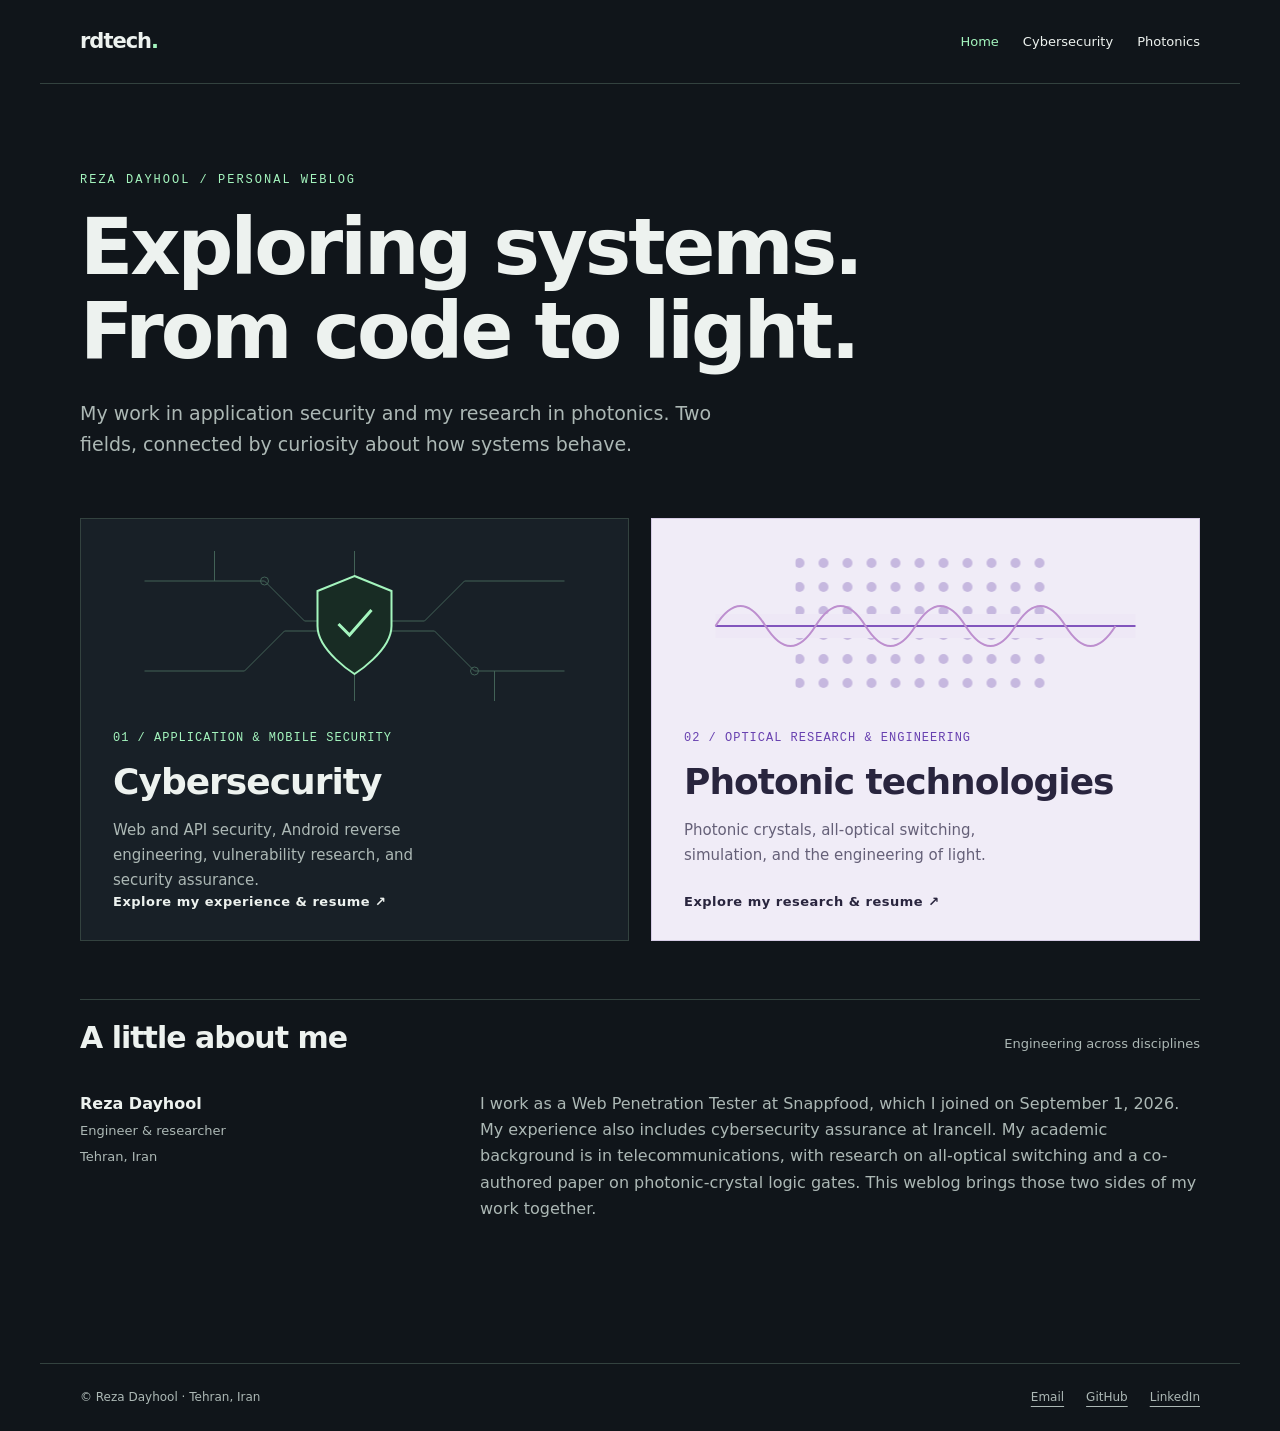
<file: index.html>
<!doctype html><html lang="en"><head><meta charset="utf-8"><meta name="viewport" content="width=device-width, initial-scale=1"><title>Reza Dayhool | RDTECH</title><meta name="description" content="Application security and photonics: the personal weblog and resumes of Reza Dayhool."><meta name="color-scheme" content="dark"><link rel="icon" href="assets/favicon.svg" type="image/svg+xml"><link rel="stylesheet" href="assets/style.css"><link rel="stylesheet" href="assets/print.css"><script src="assets/site.js" defer></script></head><body class=""><a class="skip" href="#main">Skip to content</a><header><a class="brand" href="index.html">rdtech<span>.</span></a><nav aria-label="Main navigation"><a href="index.html" aria-current="page">Home</a><a href="cybersecurity.html">Cybersecurity</a><a href="photonics.html">Photonics</a></nav></header><main id="main"><section class="intro"><div class="eyebrow">Reza Dayhool / Personal weblog</div><h1>Exploring systems.<br>From code to light.</h1><p class="lead">My work in application security and my research in photonics. Two fields, connected by curiosity about how systems behave.</p></section><section class="split" aria-label="Explore my work"><a class="portal" href="cybersecurity.html"><svg class="visual" viewBox="0 0 420 150" fill="none" aria-hidden="true"><g stroke="#426257" stroke-width="1"><path d="M0 30H120L160 70H280L320 30H420M0 120H100L140 80H290L330 120H420M70 0V30M350 150V120M210 0V40M210 110V150"/><circle cx="120" cy="30" r="4"/><circle cx="330" cy="120" r="4"/></g><path d="M210 25L247 40V75C247 100 210 123 210 123S173 100 173 75V40Z" fill="#182c24" stroke="#a4f5be" stroke-width="2"/><path d="M194 73L205 84L227 59" stroke="#a4f5be" stroke-width="3"/></svg><div class="eyebrow">01 / Application & mobile security</div><h2>Cybersecurity</h2><p>Web and API security, Android reverse engineering, vulnerability research, and security assurance.</p><span class="enter">Explore my experience & resume ↗</span></a><a class="portal optic" href="photonics.html"><svg class="visual" viewBox="0 0 420 150" fill="none" aria-hidden="true"><defs><pattern id="lattice" width="24" height="24" patternUnits="userSpaceOnUse"><circle cx="12" cy="12" r="5" fill="#c6b8df"/></pattern></defs><rect x="80" y="0" width="260" height="150" fill="url(#lattice)"/><path d="M0 75H420" stroke="#eee8f6" stroke-width="24"/><path d="M0 75H420" stroke="#8255bd" stroke-width="2"/><path d="M0 75Q25 35 50 75T100 75T150 75T200 75T250 75T300 75T350 75T400 75" stroke="#bd8fcf" stroke-width="2"/></svg><div class="eyebrow">02 / Optical research & engineering</div><h2>Photonic technologies</h2><p>Photonic crystals, all-optical switching, simulation, and the engineering of light.</p><span class="enter">Explore my research & resume ↗</span></a></section><div class="section-row"><h2>A little about me</h2><span class="small">Engineering across disciplines</span></div><section class="bio"><div><strong>Reza Dayhool</strong><br><span class="small">Engineer & researcher<br>Tehran, Iran</span></div><p>I work as a Web Penetration Tester at Snappfood, which I joined on September 1, 2026. My experience also includes cybersecurity assurance at Irancell. My academic background is in telecommunications, with research on all-optical switching and a co-authored paper on photonic-crystal logic gates. This weblog brings those two sides of my work together.</p></section></main><footer><span>© Reza Dayhool · Tehran, Iran</span><div class="contact"><a href="mailto:dayhoolengineering@gmail.com">Email</a><a href="https://github.com/rezadtech">GitHub</a><a href="https://www.linkedin.com/in/rezadayhool/">LinkedIn</a></div></footer></body></html>
</file>
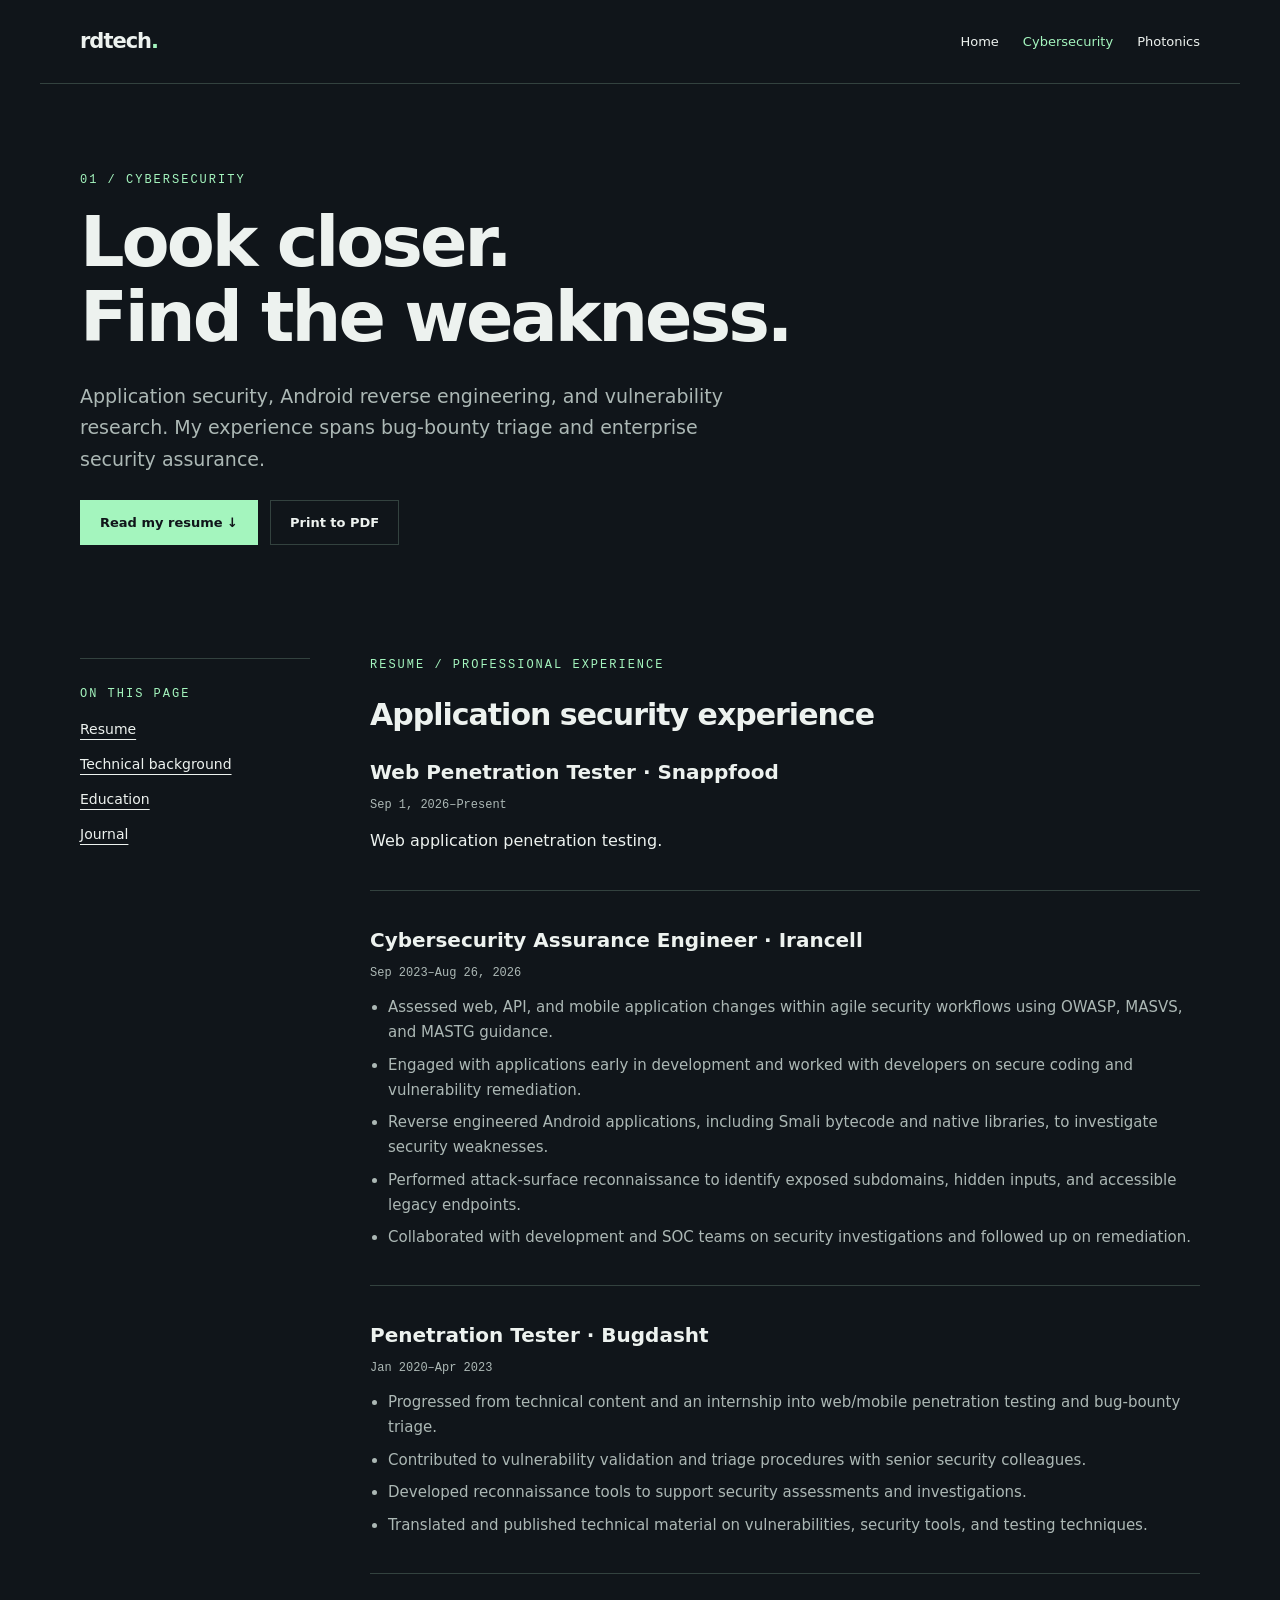
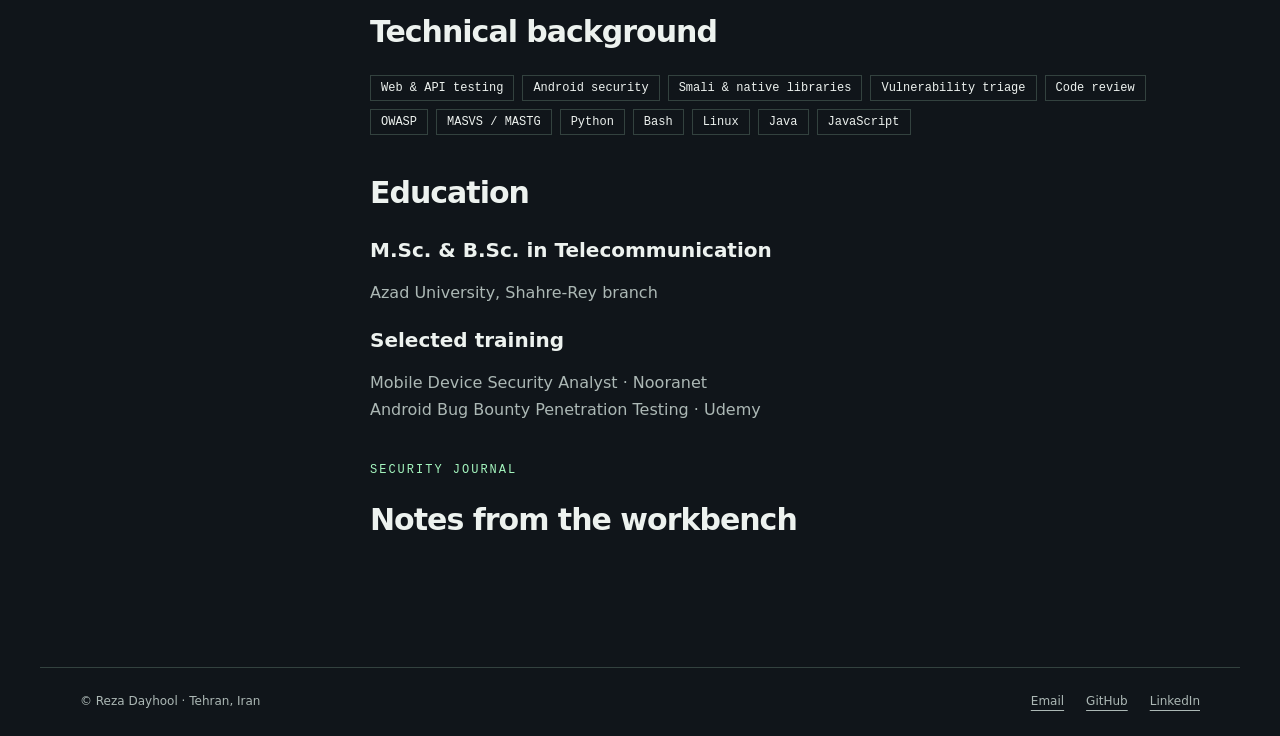
<file: cybersecurity.html>
<!doctype html><html lang="en"><head><meta charset="utf-8"><meta name="viewport" content="width=device-width, initial-scale=1"><title>Cybersecurity — Reza Dayhool | RDTECH</title><meta name="description" content="Cybersecurity resume: application assurance, web and API testing, Android reverse engineering, and vulnerability triage."><meta name="color-scheme" content="dark"><link rel="icon" href="assets/favicon.svg" type="image/svg+xml"><link rel="stylesheet" href="assets/style.css"><link rel="stylesheet" href="assets/print.css"><script src="assets/site.js" defer></script></head><body class="detail"><a class="skip" href="#main">Skip to content</a><header><a class="brand" href="index.html">rdtech<span>.</span></a><nav aria-label="Main navigation"><a href="index.html">Home</a><a href="cybersecurity.html" aria-current="page">Cybersecurity</a><a href="photonics.html">Photonics</a></nav></header><main id="main"><div class="print-only resume-print-header"><h1>Reza Dayhool</h1><p class="resume-role">Web Penetration Tester</p><p class="resume-contact">Tehran, Iran · +98 912 439 0558 · <a href="mailto:dayhoolengineering@gmail.com">dayhoolengineering@gmail.com</a><br><a href="https://github.com/rezadtech">github.com/rezadtech</a> · <a href="https://www.linkedin.com/in/rezadayhool/">linkedin.com/in/rezadayhool</a></p></div><section class="print-only resume-summary"><h2>Professional Summary</h2><p>Web Penetration Tester at Snappfood with experience in web, API, and Android application security. Background in cybersecurity assurance at Irancell and penetration testing and vulnerability triage at Bugdasht. Experience includes Android reverse engineering, attack-surface reconnaissance, secure-coding collaboration, and remediation follow-up.</p></section><section class="intro"><div class="eyebrow">01 / Cybersecurity</div><h1>Look closer.<br>Find the weakness.</h1><p class="lead">Application security, Android reverse engineering, and vulnerability research. My experience spans bug-bounty triage and enterprise security assurance.</p><div class="actions"><a class="button" href="#resume">Read my resume ↓</a><button class="button secondary" type="button" data-print>Print to PDF</button></div></section><div class="layout"><aside class="sidebar" aria-label="On this page"><span class="eyebrow">On this page</span><a href="#resume">Resume</a><a href="#skills">Technical background</a><a href="#education">Education</a><a href="#journal">Journal</a></aside><div><section id="resume" class="resume-section"><div class="eyebrow">Resume / Professional experience</div><h2>Application security experience</h2><article class="entry"><h3>Web Penetration Tester · Snappfood</h3><p class="meta">Sep 1, 2026–Present</p><p>Web application penetration testing.</p></article><article class="entry"><h3>Cybersecurity Assurance Engineer · Irancell</h3><p class="meta">Sep 2023–Aug 26, 2026</p><ul><li>Assessed web, API, and mobile application changes within agile security workflows using OWASP, MASVS, and MASTG guidance.</li><li>Engaged with applications early in development and worked with developers on secure coding and vulnerability remediation.</li><li>Reverse engineered Android applications, including Smali bytecode and native libraries, to investigate security weaknesses.</li><li>Performed attack-surface reconnaissance to identify exposed subdomains, hidden inputs, and accessible legacy endpoints.</li><li>Collaborated with development and SOC teams on security investigations and followed up on remediation.</li></ul></article><article class="entry"><h3>Penetration Tester · Bugdasht</h3><p class="meta">Jan 2020–Apr 2023</p><ul><li>Progressed from technical content and an internship into web/mobile penetration testing and bug-bounty triage.</li><li>Contributed to vulnerability validation and triage procedures with senior security colleagues.</li><li>Developed reconnaissance tools to support security assessments and investigations.</li><li>Translated and published technical material on vulnerabilities, security tools, and testing techniques.</li></ul></article></section><section id="skills" class="resume-section"><h2>Technical background</h2><div class="tags"><span class="tag">Web & API testing</span><span class="tag">Android security</span><span class="tag">Smali & native libraries</span><span class="tag">Vulnerability triage</span><span class="tag">Code review</span><span class="tag">OWASP</span><span class="tag">MASVS / MASTG</span><span class="tag">Python</span><span class="tag">Bash</span><span class="tag">Linux</span><span class="tag">Java</span><span class="tag">JavaScript</span></div></section><section id="education" class="resume-section"><h2>Education</h2><h3>M.Sc. & B.Sc. in Telecommunication</h3><p class="muted">Azad University, Shahre-Rey branch</p><h3>Selected training</h3><p class="muted">Mobile Device Security Analyst · Nooranet<br>Android Bug Bounty Penetration Testing · Udemy</p></section><section id="journal" class="resume-section"><div class="eyebrow">Security journal</div><h2>Notes from the workbench</h2><!-- POSTS --></section></div></div></main><footer><span>© Reza Dayhool · Tehran, Iran</span><div class="contact"><a href="mailto:dayhoolengineering@gmail.com">Email</a><a href="https://github.com/rezadtech">GitHub</a><a href="https://www.linkedin.com/in/rezadayhool/">LinkedIn</a></div></footer></body></html>
</file>
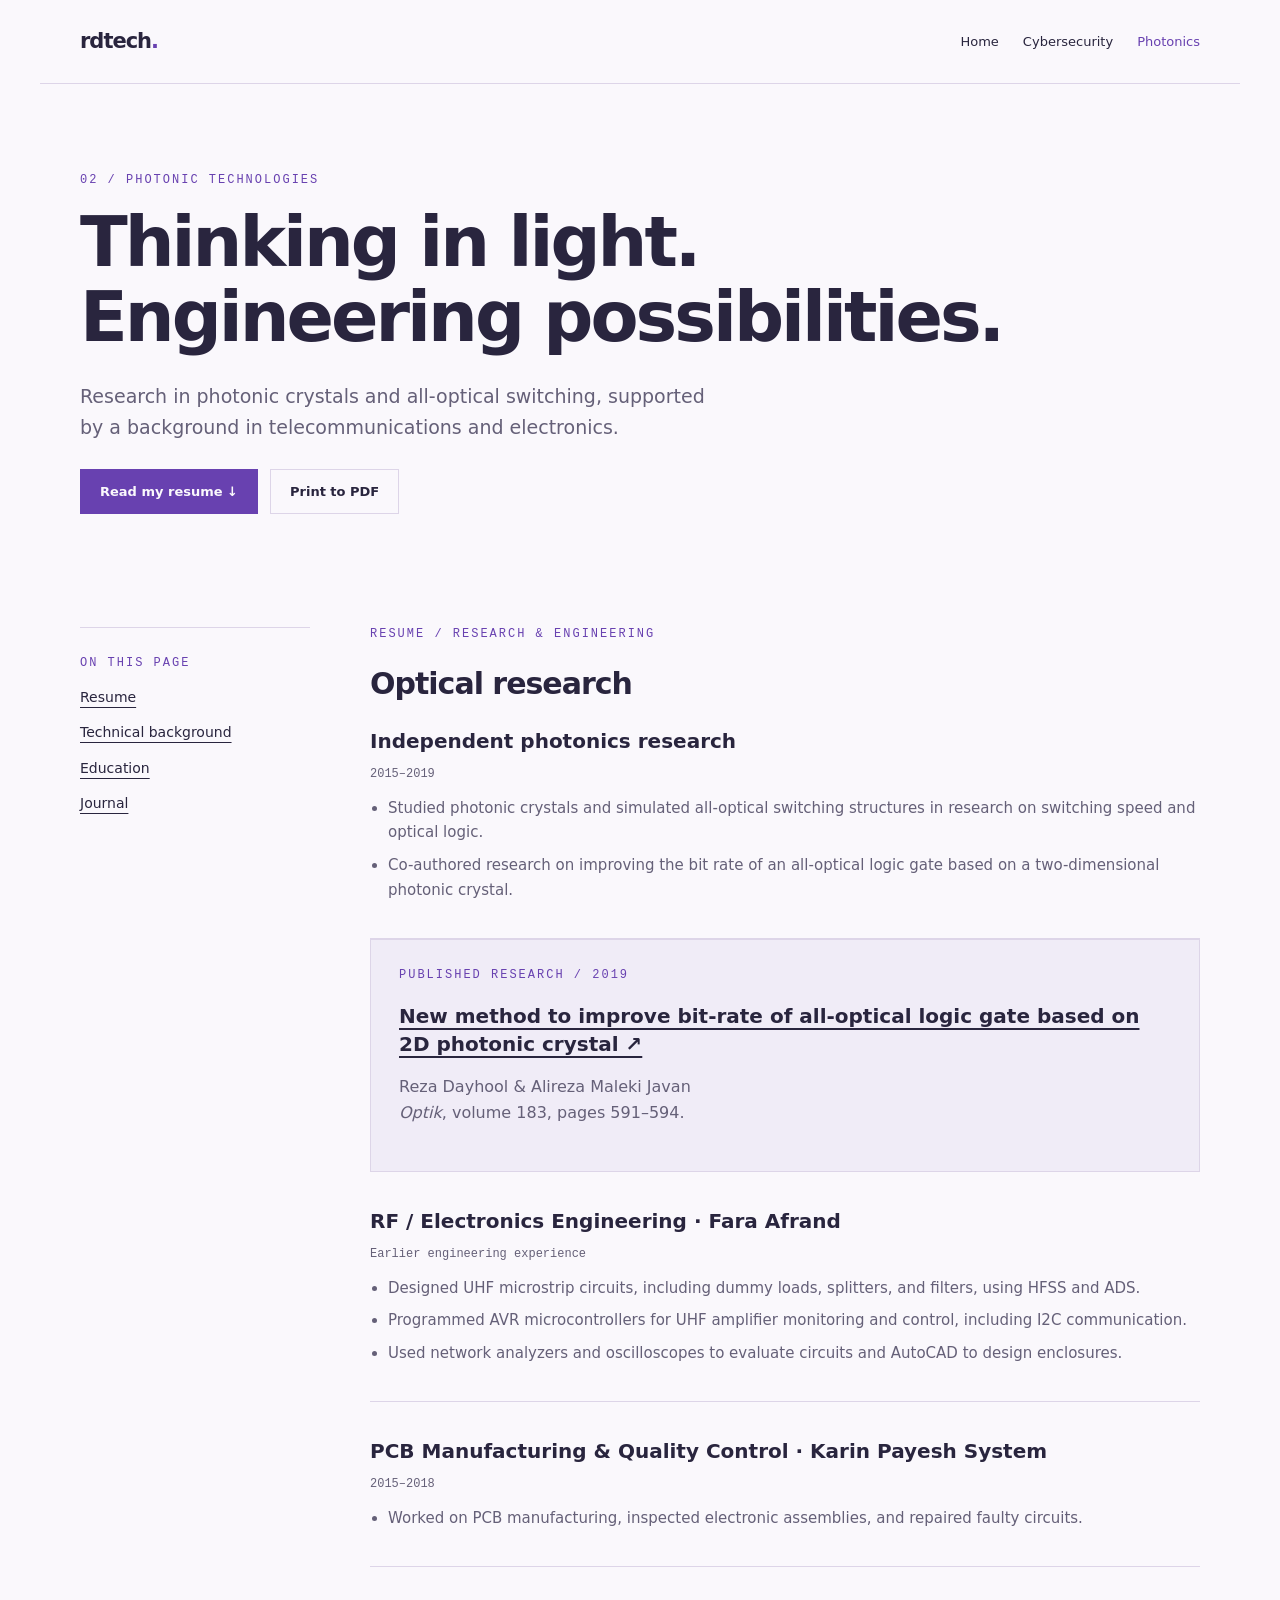
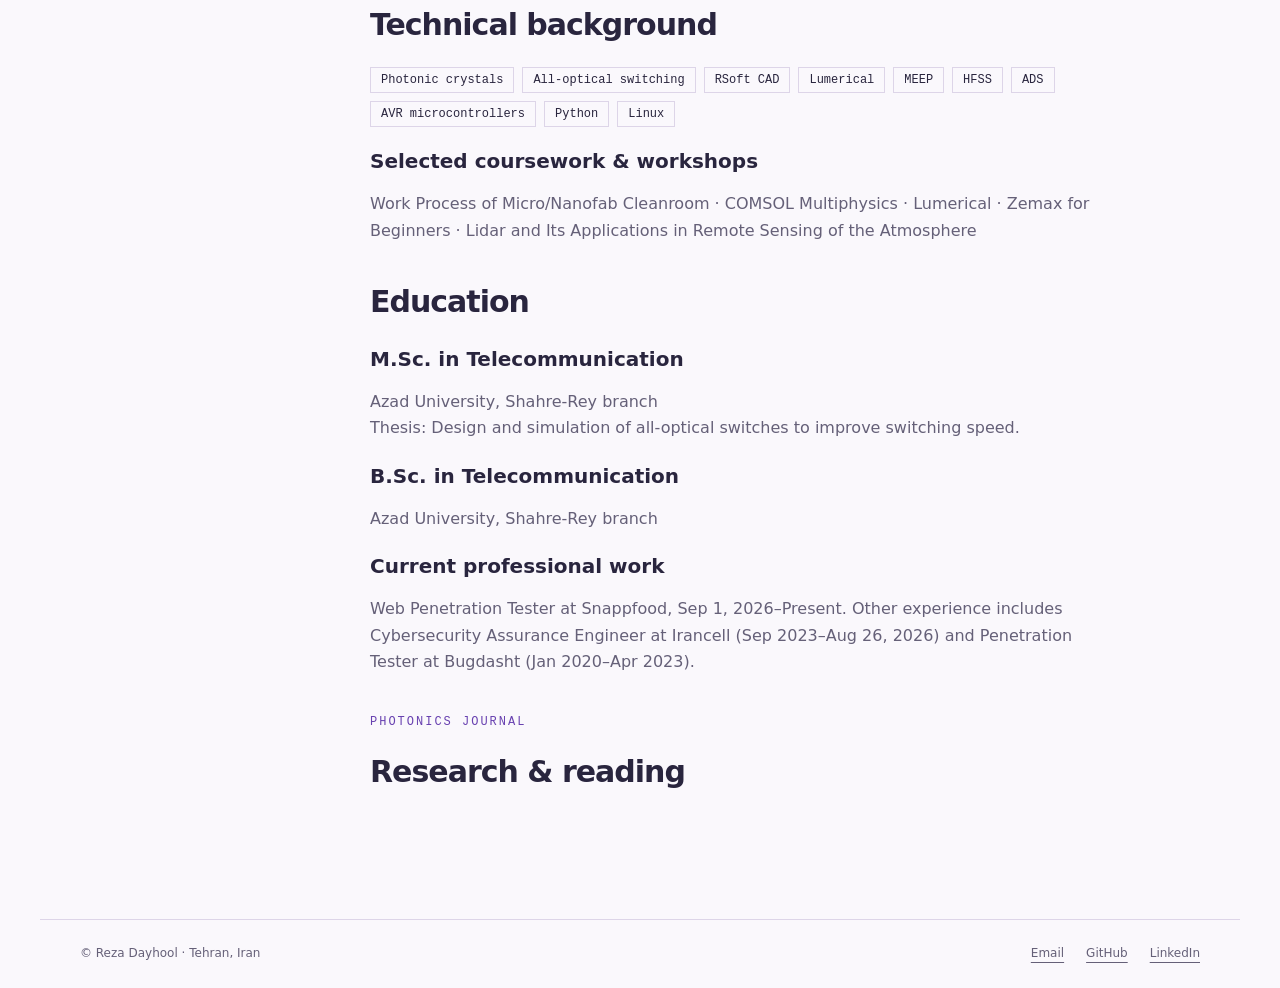
<file: photonics.html>
<!doctype html><html lang="en"><head><meta charset="utf-8"><meta name="viewport" content="width=device-width, initial-scale=1"><title>Photonic Technologies — Reza Dayhool | RDTECH</title><meta name="description" content="Photonics research resume: photonic-crystal logic gates, all-optical switching, simulation, RF electronics, and a publication in Optik."><meta name="color-scheme" content="light"><link rel="icon" href="assets/favicon.svg" type="image/svg+xml"><link rel="stylesheet" href="assets/style.css"><link rel="stylesheet" href="assets/print.css"><script src="assets/site.js" defer></script></head><body class="photonics detail"><a class="skip" href="#main">Skip to content</a><header><a class="brand" href="index.html">rdtech<span>.</span></a><nav aria-label="Main navigation"><a href="index.html">Home</a><a href="cybersecurity.html">Cybersecurity</a><a href="photonics.html" aria-current="page">Photonics</a></nav></header><main id="main"><div class="print-only resume-print-header"><h1>Reza Dayhool</h1><p class="resume-role">Photonics Research & Telecommunications Engineering</p><p class="resume-contact">Tehran, Iran · +98 912 439 0558 · <a href="mailto:dayhoolengineering@gmail.com">dayhoolengineering@gmail.com</a><br><a href="https://github.com/rezadtech">github.com/rezadtech</a> · <a href="https://www.linkedin.com/in/rezadayhool/">linkedin.com/in/rezadayhool</a></p></div><section class="print-only resume-summary"><h2>Professional Summary</h2><p>Telecommunications graduate with research in photonic crystals and all-optical switching, including a co-authored publication in Optik. Engineering experience includes UHF circuit design, AVR microcontroller programming, and PCB manufacturing and quality control. Simulation background includes RSoft CAD, Lumerical, and MEEP.</p></section><section class="intro"><div class="eyebrow">02 / Photonic technologies</div><h1>Thinking in light.<br>Engineering possibilities.</h1><p class="lead">Research in photonic crystals and all-optical switching, supported by a background in telecommunications and electronics.</p><div class="actions"><a class="button" href="#resume">Read my resume ↓</a><button class="button secondary" type="button" data-print>Print to PDF</button></div></section><div class="layout"><aside class="sidebar" aria-label="On this page"><span class="eyebrow">On this page</span><a href="#resume">Resume</a><a href="#skills">Technical background</a><a href="#education">Education</a><a href="#journal">Journal</a></aside><div><section id="resume" class="resume-section"><div class="eyebrow">Resume / Research & engineering</div><h2>Optical research</h2><article class="entry"><h3>Independent photonics research</h3><p class="meta">2015–2019</p><ul><li>Studied photonic crystals and simulated all-optical switching structures in research on switching speed and optical logic.</li><li>Co-authored research on improving the bit rate of an all-optical logic gate based on a two-dimensional photonic crystal.</li></ul></article><article class="paper"><div class="eyebrow">Published research / 2019</div><h3><a href="https://www.sciencedirect.com/science/article/abs/pii/S0030402619302578">New method to improve bit-rate of all-optical logic gate based on 2D photonic crystal ↗</a></h3><p class="muted">Reza Dayhool & Alireza Maleki Javan<br><em>Optik</em>, volume 183, pages 591–594.</p></article><article class="entry"><h3>RF / Electronics Engineering · Fara Afrand</h3><p class="meta">Earlier engineering experience</p><ul><li>Designed UHF microstrip circuits, including dummy loads, splitters, and filters, using HFSS and ADS.</li><li>Programmed AVR microcontrollers for UHF amplifier monitoring and control, including I2C communication.</li><li>Used network analyzers and oscilloscopes to evaluate circuits and AutoCAD to design enclosures.</li></ul></article><article class="entry"><h3>PCB Manufacturing & Quality Control · Karin Payesh System</h3><p class="meta">2015–2018</p><ul><li>Worked on PCB manufacturing, inspected electronic assemblies, and repaired faulty circuits.</li></ul></article></section><section id="skills" class="resume-section"><h2>Technical background</h2><div class="tags"><span class="tag">Photonic crystals</span><span class="tag">All-optical switching</span><span class="tag">RSoft CAD</span><span class="tag">Lumerical</span><span class="tag">MEEP</span><span class="tag">HFSS</span><span class="tag">ADS</span><span class="tag">AVR microcontrollers</span><span class="tag">Python</span><span class="tag">Linux</span></div><h3>Selected coursework & workshops</h3><p class="muted">Work Process of Micro/Nanofab Cleanroom · COMSOL Multiphysics · Lumerical · Zemax for Beginners · Lidar and Its Applications in Remote Sensing of the Atmosphere</p></section><section id="education" class="resume-section"><h2>Education</h2><h3>M.Sc. in Telecommunication</h3><p class="muted">Azad University, Shahre-Rey branch<br>Thesis: Design and simulation of all-optical switches to improve switching speed.</p><h3>B.Sc. in Telecommunication</h3><p class="muted">Azad University, Shahre-Rey branch</p><h3>Current professional work</h3><p class="muted">Web Penetration Tester at Snappfood, Sep 1, 2026–Present. Other experience includes Cybersecurity Assurance Engineer at Irancell (Sep 2023–Aug 26, 2026) and Penetration Tester at Bugdasht (Jan 2020–Apr 2023).</p></section><section id="journal" class="resume-section"><div class="eyebrow">Photonics journal</div><h2>Research & reading</h2><!-- POSTS --></section></div></div></main><footer><span>© Reza Dayhool · Tehran, Iran</span><div class="contact"><a href="mailto:dayhoolengineering@gmail.com">Email</a><a href="https://github.com/rezadtech">GitHub</a><a href="https://www.linkedin.com/in/rezadayhool/">LinkedIn</a></div></footer></body></html>
</file>
<file: assets/style.css>
:root{--bg:#10151a;--surface:#182027;--ink:#edf2ef;--muted:#acb8b5;--line:#33423f;--accent:#a4f5be;--font:system-ui,-apple-system,BlinkMacSystemFont,"Segoe UI",sans-serif}*{box-sizing:border-box}html{scroll-behavior:smooth}body{margin:0;background:var(--bg);color:var(--ink);font-family:var(--font);line-height:1.65}a{color:inherit;text-underline-offset:5px}a:hover{color:var(--accent)}a:focus-visible,button:focus-visible{outline:3px solid var(--accent);outline-offset:6px}.skip{position:absolute;top:-100px;left:16px;padding:10px;background:var(--surface);z-index:5}.skip:focus{top:10px}header,main,footer{max-width:1200px;margin:auto;padding:24px 40px}header{display:flex;justify-content:space-between;align-items:center;border-bottom:1px solid var(--line);gap:25px}.brand{text-decoration:none;font-size:21px;font-weight:800;letter-spacing:-1px}.brand span{color:var(--accent)}nav{display:flex;flex-wrap:wrap;gap:24px;font-size:13px}nav a{text-decoration:none}nav a[aria-current=page]{color:var(--accent)}.eyebrow{font:12px ui-monospace,monospace;letter-spacing:2px;text-transform:uppercase;color:var(--accent)}.intro{padding:65px 0 38px;max-width:850px}h1{font-size:clamp(42px,6.8vw,78px);line-height:1.08;letter-spacing:-3px;font-weight:600;margin:18px 0 25px}h2{font-size:30px;line-height:1.2;letter-spacing:-1px}h3{font-size:20px;line-height:1.4;margin-bottom:5px}p{max-width:740px}.lead{font-size:19px;color:var(--muted);max-width:650px}.split{display:grid;grid-template-columns:1fr 1fr;gap:22px}.portal{display:block;position:relative;overflow:hidden;text-decoration:none;border:1px solid var(--line);padding:32px;min-height:420px;background:var(--surface);transition:transform .2s,border-color .2s}.portal:hover{transform:translateY(-5px);border-color:var(--accent)}.portal h2{font-size:36px;margin:15px 0}.portal p{max-width:360px;font-size:15px;color:var(--muted)}.portal.optic{--ink:#29253e;--muted:#656078;--accent:#6841b0;--surface:#f0ecf7;--line:#d5cbe4;color:var(--ink)}.enter{position:absolute;bottom:27px;font-size:13px;font-weight:600;letter-spacing:.5px}.visual{height:150px;width:100%;margin-bottom:22px}.portal .eyebrow{letter-spacing:1px}.section-row{display:flex;justify-content:space-between;align-items:baseline;gap:15px;margin-top:58px;border-top:1px solid var(--line);padding-top:20px}.section-row h2{margin:0}.small{font-size:13px;color:var(--muted)}.bio{display:grid;grid-template-columns:1fr 2fr;gap:40px;padding:35px 0}.bio p{margin-top:0;color:var(--muted)}footer{margin-top:65px;border-top:1px solid var(--line);display:flex;justify-content:space-between;gap:20px;font-size:12px;color:var(--muted)}.contact{display:flex;gap:22px;flex-wrap:wrap}.detail .intro{max-width:1000px}.detail h1{font-size:clamp(42px,6vw,70px)}.actions{display:flex;gap:12px;flex-wrap:wrap;margin:25px 0}.button{display:inline-block;background:var(--accent);color:var(--bg);padding:11px 19px;text-decoration:none;font-size:13px;font-weight:700;border:1px solid var(--accent);cursor:pointer;font-family:inherit}.button:hover{background:var(--ink);color:var(--bg)}.button.secondary{background:transparent;color:var(--ink);border-color:var(--line)}.layout{display:grid;grid-template-columns:230px 1fr;gap:60px;margin-top:50px}.sidebar{border-top:1px solid var(--line);padding-top:20px}.sidebar a{display:block;margin:12px 0;font-size:14px}.resume-section{margin-bottom:40px;scroll-margin-top:25px}.entry{padding:15px 0 20px;border-bottom:1px solid var(--line)}.entry:first-of-type{padding-top:0}.meta{color:var(--muted);font:12px ui-monospace,monospace}.entry ul{padding-left:18px;color:var(--muted);font-size:15px}.entry li{margin:8px 0}.tags{display:flex;gap:8px;flex-wrap:wrap}.tag{border:1px solid var(--line);padding:5px 10px;font:12px ui-monospace,monospace}.note{border-left:2px solid var(--accent);padding:10px 20px;color:var(--muted)}.photonics{--bg:#faf8fc;--surface:#f0ecf7;--ink:#29253e;--muted:#656078;--line:#ddd5e8;--accent:#6841b0}.paper{background:var(--surface);padding:28px;border:1px solid var(--line)}.paper a{font-size:20px;font-weight:600}.top-art{float:right;width:260px;height:160px;margin:0 0 20px 30px}.muted{color:var(--muted)}@media(max-width:760px){header,main,footer{padding:20px}header{align-items:flex-start}nav{gap:10px 15px;justify-content:flex-end;max-width:220px;font-size:12px}.intro{padding-top:45px}h1{letter-spacing:-2px}.split,.bio,.layout{grid-template-columns:1fr}.portal{min-height:400px}.layout{gap:25px;margin-top:30px}.sidebar{display:flex;gap:16px;flex-wrap:wrap}.sidebar .eyebrow{width:100%}.sidebar a{margin:0}.top-art{float:none;width:100%;margin:0}.bio{gap:10px}footer{flex-direction:column}.section-row{align-items:flex-start}.section-row h2{font-size:25px}}@media(prefers-reduced-motion:reduce){html{scroll-behavior:auto}.portal{transition:none}}@media print{body{--bg:white;--ink:black;--muted:#333;--line:#bbb;--accent:#222;font-size:10pt}header,footer,.sidebar,.actions,.top-art,.skip,#journal{display:none}.layout{display:block;margin:0}main{padding:0;max-width:none}.intro{padding:0}h1{font-size:28pt!important;margin:5px 0}h2{font-size:17pt}.lead{font-size:11pt}.resume-section{margin-bottom:18px}.entry,.paper{break-inside:avoid}.entry{padding:6px 0}.entry li{margin:3px 0}.entry ul{font-size:10pt}.paper{padding:12px}.tags{gap:5px}a{text-decoration:none}}

.article-page main{max-width:940px}.article-page .intro{padding-bottom:20px}.article-page h1{font-size:clamp(36px,5.5vw,64px);overflow-wrap:anywhere}.prose{font-size:17px;overflow-wrap:anywhere}.prose p{max-width:none}.prose h2,.prose h3{margin-top:36px}.prose img{max-width:100%;height:auto}.prose pre{background:var(--surface);border:1px solid var(--line);padding:20px;overflow:auto;font-size:14px}.prose code{font-family:ui-monospace,monospace}.prose :not(pre)>code{background:var(--surface);padding:2px 5px}.prose blockquote{border-left:3px solid var(--accent);margin-left:0;padding-left:24px;color:var(--muted)}.prose table{display:block;overflow-x:auto;border-collapse:collapse}.prose th,.prose td{padding:10px 14px;border:1px solid var(--line)}.prose a{color:var(--accent)}.prose hr{border:0;border-top:1px solid var(--line);margin:32px 0}
</file>
<file: assets/print.css>
/* HR resume layout, based on Resume_2026.pdf. Screen themes stay unchanged. */
.print-only{display:none}
@page{size:A4;margin:16mm 18mm}
@media print{
 html{color-scheme:light!important;background:#fff!important}

 body,body.photonics{--bg:#fff;--surface:#fff;--ink:#000;--muted:#222;--line:#888;--accent:#000;background:#fff!important;color:#000!important;font:10pt/1.25 "Liberation Serif",Georgia,"Times New Roman",serif}
 header,footer,.skip,.sidebar,.actions,.top-art,#journal,main>.intro,.resume-section>.eyebrow{display:none!important}
 .print-only{display:block!important}
 main{max-width:none!important;margin:0!important;padding:0!important}
 .resume-print-header{text-align:center;border-bottom:.6pt solid #000;padding:0 0 9pt;margin:0 0 13pt}
 .resume-print-header h1{font:normal 25pt/1.15 "Liberation Serif",Georgia,"Times New Roman",serif!important;letter-spacing:0;margin:0 0 5pt}
 .resume-print-header .resume-role{font-weight:bold;margin:0 0 5pt;font-size:11pt}
 .resume-contact{max-width:none;margin:0;font-size:9pt;line-height:1.45}
 .resume-summary{margin-bottom:12pt;padding-bottom:10pt;border-bottom:.5pt solid #888}
 .resume-summary p{max-width:none;margin:5pt 0 0}
 .layout{display:block!important;margin:0!important}
 .resume-section{margin:0 0 9pt;padding:0}
 h2{font:bold 15pt/1.2 "Liberation Serif",Georgia,"Times New Roman",serif;letter-spacing:0;margin:0 0 7pt;break-after:avoid}
 h3{font:bold 10.5pt/1.3 "Liberation Serif",Georgia,"Times New Roman",serif;margin:7pt 0 3pt;break-after:avoid}
 p{max-width:none;margin:3pt 0 6pt}
 .entry{padding:0 0 6pt;border:0;break-inside:auto}
 .entry:first-of-type{padding-top:0}
 .entry h3{display:inline}
 .entry>.meta{float:right;font:italic 9pt/1.4 "Liberation Serif",Georgia,"Times New Roman",serif;margin:0 0 0 8pt}
 .entry>p:not(.meta){clear:both}
 .entry ul{clear:both;font-size:10pt;line-height:1.25;margin:5pt 0 0;padding-left:15pt}
 .entry li{margin:0 0 3pt;break-inside:avoid}
 .entry::after{content:"";display:block;clear:both}
 .meta,.muted{color:#222!important}
 .paper{padding:0;margin:8pt 0 12pt;border:0;background:none;break-inside:avoid}
 .paper>.eyebrow{font:italic 9pt "Liberation Serif",Georgia,"Times New Roman",serif;letter-spacing:0;color:#222}
 .paper a{font-size:10.5pt}
 .paper h3{margin-top:3pt}
 .tags{display:block;line-height:1.65}
 .tag{display:inline;border:0;padding:0;font:10pt "Liberation Serif",Georgia,"Times New Roman",serif;white-space:normal}
 .tag:not(:last-child)::after{content:" · ";white-space:pre}
 a{color:#000!important;text-decoration:none}
 #education{break-inside:auto}
}
@media print{
 body.photonics{font-size:9.5pt;line-height:1.2}
 .photonics .entry ul{font-size:9.5pt;line-height:1.2}
 .photonics .resume-print-header{margin-bottom:9pt;padding-bottom:6pt}
 .photonics .resume-summary{margin-bottom:9pt;padding-bottom:7pt}
 .photonics h3{margin-top:5pt}
 .photonics .entry{padding-bottom:3pt}
 .photonics .resume-section{margin-bottom:7pt}
 .photonics .paper{margin-top:5pt;margin-bottom:8pt}
}
</file>
